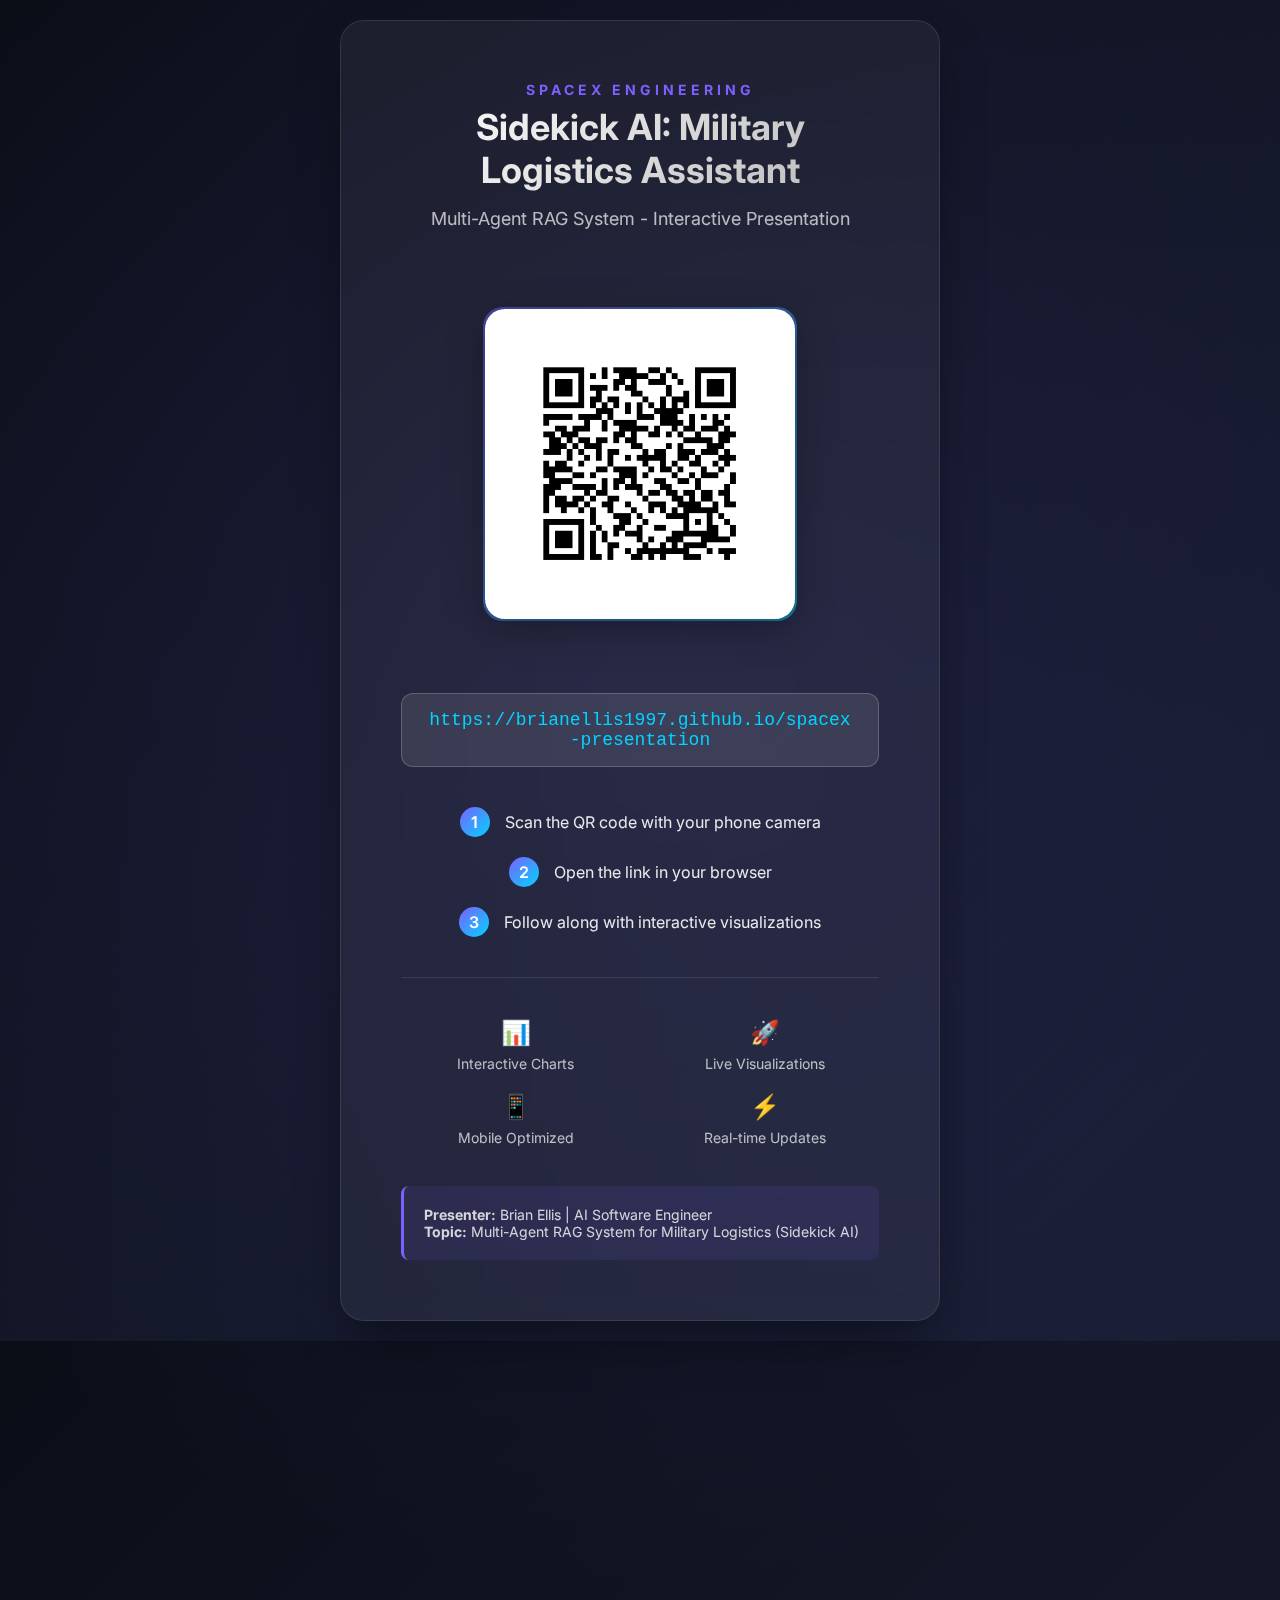
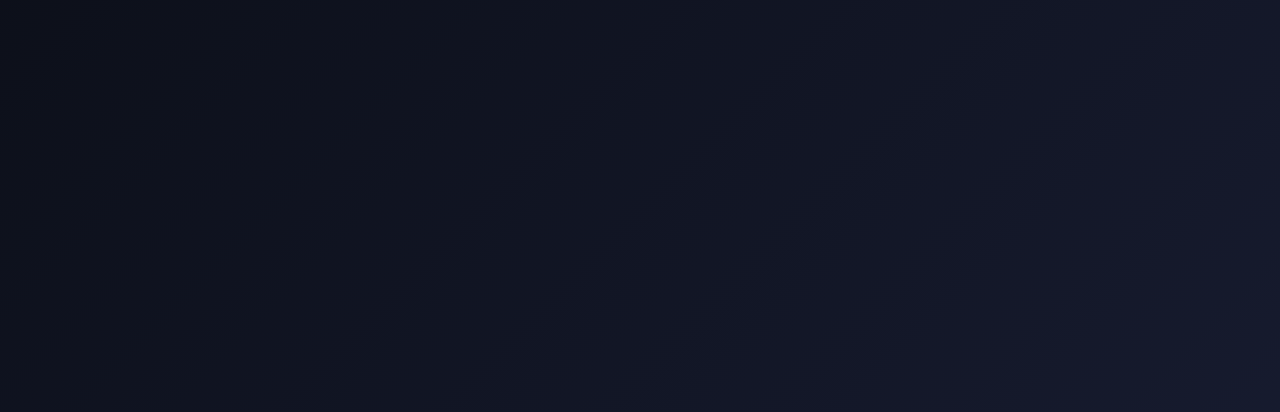
<file: qr_handout.html>
<!DOCTYPE html>
<html lang="en">
<head>
    <meta charset="UTF-8">
    <meta name="viewport" content="width=device-width, initial-scale=1.0">
    <title>SpaceX Presentation - Follow Along</title>
    <style>
        @import url('https://fonts.googleapis.com/css2?family=Inter:wght@300;400;600;700;900&display=swap');
        
        * {
            margin: 0;
            padding: 0;
            box-sizing: border-box;
        }
        
        body {
            font-family: 'Inter', -apple-system, BlinkMacSystemFont, 'Segoe UI', Roboto, sans-serif;
            background: linear-gradient(135deg, #0B0E17 0%, #1a1f36 100%);
            color: #ffffff;
            min-height: 100vh;
            display: flex;
            align-items: center;
            justify-content: center;
            padding: 20px;
            position: relative;
            overflow: hidden;
        }
        
        /* Background decoration */
        body::before {
            content: '';
            position: absolute;
            top: -50%;
            right: -50%;
            width: 200%;
            height: 200%;
            background: radial-gradient(circle, rgba(123, 97, 255, 0.1) 0%, transparent 50%);
            animation: rotate 30s linear infinite;
        }
        
        @keyframes rotate {
            0% { transform: rotate(0deg); }
            100% { transform: rotate(360deg); }
        }
        
        .container {
            background: rgba(255, 255, 255, 0.05);
            backdrop-filter: blur(10px);
            border: 1px solid rgba(255, 255, 255, 0.1);
            border-radius: 24px;
            padding: 60px;
            max-width: 600px;
            width: 100%;
            text-align: center;
            position: relative;
            box-shadow: 0 25px 50px -12px rgba(0, 0, 0, 0.5);
        }
        
        .spacex-logo {
            font-size: 14px;
            font-weight: 700;
            letter-spacing: 4px;
            color: #7B61FF;
            margin-bottom: 8px;
            text-transform: uppercase;
        }
        
        h1 {
            font-size: 36px;
            font-weight: 700;
            margin-bottom: 16px;
            background: linear-gradient(135deg, #ffffff 0%, #b8b8b8 100%);
            -webkit-background-clip: text;
            -webkit-text-fill-color: transparent;
            background-clip: text;
            line-height: 1.2;
        }
        
        .subtitle {
            font-size: 18px;
            color: rgba(255, 255, 255, 0.7);
            margin-bottom: 40px;
            font-weight: 400;
        }
        
        .qr-container {
            background: white;
            border-radius: 20px;
            padding: 30px;
            margin: 40px auto;
            display: inline-block;
            box-shadow: 0 10px 40px rgba(0, 0, 0, 0.3);
            position: relative;
        }
        
        .qr-container::before {
            content: '';
            position: absolute;
            inset: -2px;
            background: linear-gradient(135deg, #7B61FF, #00D4FF);
            border-radius: 20px;
            z-index: -1;
            opacity: 0.5;
            animation: glow 3s ease-in-out infinite alternate;
        }
        
        @keyframes glow {
            0% { opacity: 0.3; }
            100% { opacity: 0.7; }
        }
        
        .qr-image {
            width: 250px;
            height: 250px;
            display: block;
        }
        
        .instructions {
            margin-top: 40px;
        }
        
        .instruction-step {
            display: flex;
            align-items: center;
            justify-content: center;
            margin: 20px 0;
            font-size: 16px;
            color: rgba(255, 255, 255, 0.9);
        }
        
        .step-number {
            background: linear-gradient(135deg, #7B61FF, #00D4FF);
            color: white;
            width: 30px;
            height: 30px;
            border-radius: 50%;
            display: flex;
            align-items: center;
            justify-content: center;
            font-weight: 600;
            margin-right: 15px;
            flex-shrink: 0;
        }
        
        .url-display {
            background: rgba(255, 255, 255, 0.1);
            border: 1px solid rgba(255, 255, 255, 0.2);
            border-radius: 12px;
            padding: 16px 24px;
            margin: 30px 0;
            font-family: 'Courier New', monospace;
            font-size: 18px;
            color: #00D4FF;
            word-break: break-all;
        }
        
        .features {
            display: grid;
            grid-template-columns: repeat(2, 1fr);
            gap: 20px;
            margin-top: 40px;
            padding-top: 40px;
            border-top: 1px solid rgba(255, 255, 255, 0.1);
        }
        
        .feature {
            text-align: center;
        }
        
        .feature-icon {
            font-size: 24px;
            color: #7B61FF;
            margin-bottom: 8px;
        }
        
        .feature-text {
            font-size: 14px;
            color: rgba(255, 255, 255, 0.7);
        }
        
        .presenter-note {
            margin-top: 40px;
            padding: 20px;
            background: rgba(123, 97, 255, 0.1);
            border-left: 3px solid #7B61FF;
            border-radius: 8px;
            text-align: left;
            font-size: 14px;
            color: rgba(255, 255, 255, 0.8);
        }
        
        @media print {
            @page {
                margin: 0;
                size: auto;
            }
            
            body {
                background: white;
                color: black;
                margin: 1cm;
            }
            
            .container {
                box-shadow: none;
                background: white;
                border: 1px solid #ddd;
                max-width: 100%;
            }
            
            .spacex-logo {
                color: #005288;
            }
            
            h1 {
                background: none;
                -webkit-text-fill-color: #000;
                color: #000;
            }
            
            .subtitle {
                color: #666;
            }
            
            .url-display {
                background: #f0f0f0;
                border: 1px solid #ddd;
                color: #005288;
            }
            
            .instruction-step {
                color: #333;
            }
            
            .feature-text {
                color: #666;
            }
            
            .presenter-note {
                background: #f9f9f9;
                border-left-color: #005288;
                color: #333;
            }
            
            body::before,
            .qr-container::before {
                display: none;
            }
        }
    </style>
</head>
<body>
    <div class="container">
        <div class="spacex-logo">SpaceX Engineering</div>
        <h1>Sidekick AI: Military Logistics Assistant</h1>
        <p class="subtitle">Multi-Agent RAG System - Interactive Presentation</p>
        
        <div class="qr-container">
            <img src="Sidekick_QR.png" alt="QR Code for Presentation" class="qr-image">
        </div>
        
        <div class="url-display">
            https://brianellis1997.github.io/spacex-presentation
        </div>
        
        <div class="instructions">
            <div class="instruction-step">
                <span class="step-number">1</span>
                <span>Scan the QR code with your phone camera</span>
            </div>
            <div class="instruction-step">
                <span class="step-number">2</span>
                <span>Open the link in your browser</span>
            </div>
            <div class="instruction-step">
                <span class="step-number">3</span>
                <span>Follow along with interactive visualizations</span>
            </div>
        </div>
        
        <div class="features">
            <div class="feature">
                <div class="feature-icon">📊</div>
                <div class="feature-text">Interactive Charts</div>
            </div>
            <div class="feature">
                <div class="feature-icon">🚀</div>
                <div class="feature-text">Live Visualizations</div>
            </div>
            <div class="feature">
                <div class="feature-icon">📱</div>
                <div class="feature-text">Mobile Optimized</div>
            </div>
            <div class="feature">
                <div class="feature-icon">⚡</div>
                <div class="feature-text">Real-time Updates</div>
            </div>
        </div>
        
        <div class="presenter-note">
            <strong>Presenter:</strong> Brian Ellis | AI Software Engineer<br>
            <strong>Topic:</strong> Multi-Agent RAG System for Military Logistics (Sidekick AI)
        </div>
    </div>
</body>
</html>
</file>
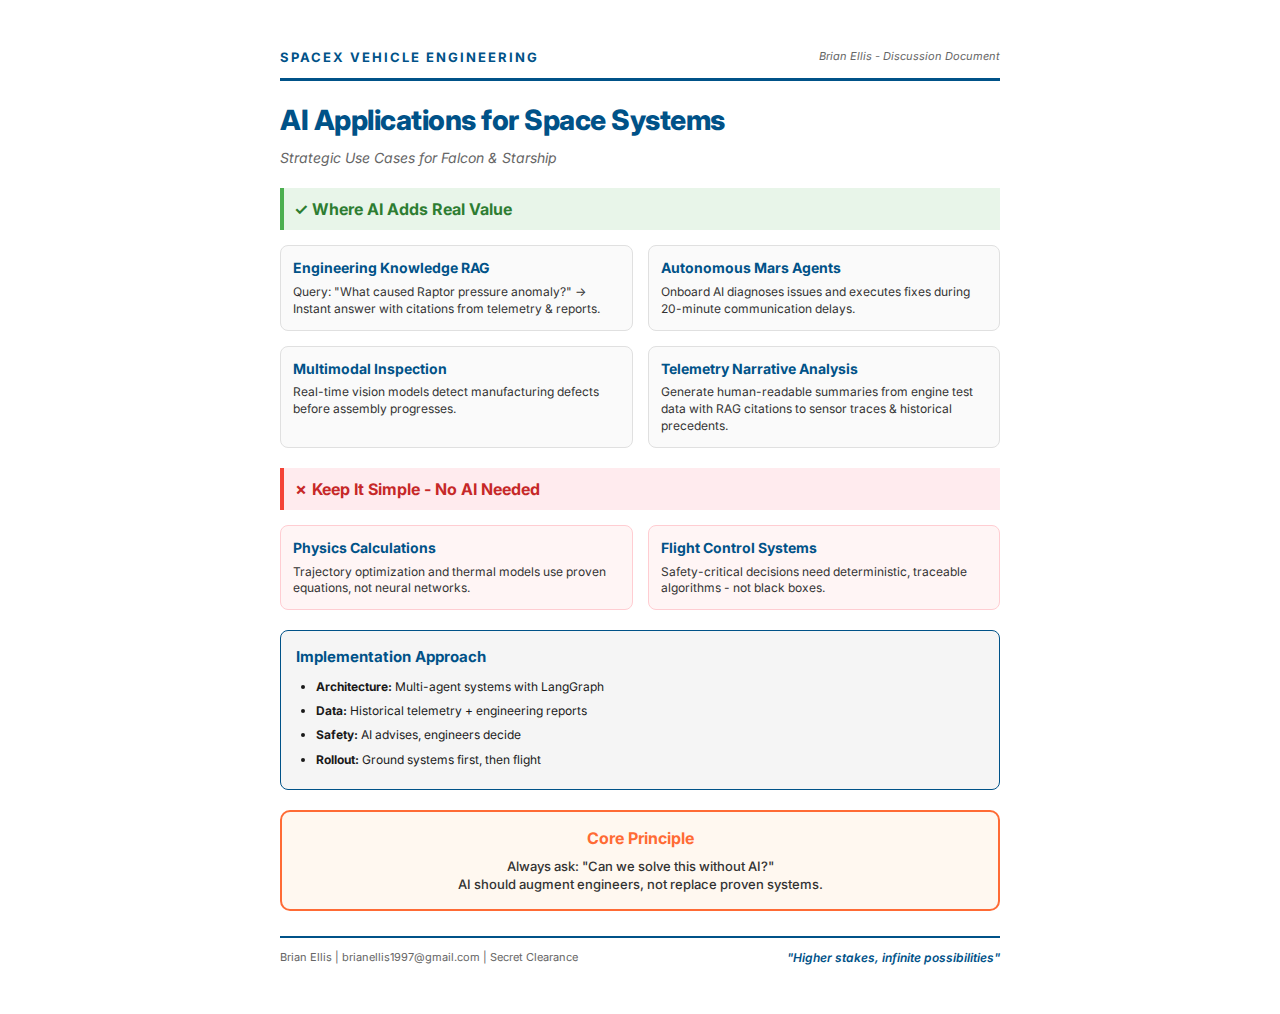
<file: spacex_ai_ideas.html>
<!DOCTYPE html>
<html lang="en">
<head>
    <meta charset="UTF-8">
    <meta name="viewport" content="width=device-width, initial-scale=1.0">
    <title>AI Applications for SpaceX Vehicle Engineering</title>
    <style>
        @import url('https://fonts.googleapis.com/css2?family=Inter:wght@300;400;500;600;700;800&display=swap');
        
        * {
            margin: 0;
            padding: 0;
            box-sizing: border-box;
        }
        
        @page {
            margin: 0;
            size: letter;
        }
        
        body {
            font-family: 'Inter', -apple-system, BlinkMacSystemFont, sans-serif;
            background: white;
            color: #1a1a1a;
            line-height: 1.4;
            padding: 0.5in;
            max-width: 8.5in;
            margin: 0 auto;
            position: relative;
        }
        
        .header {
            display: flex;
            justify-content: space-between;
            align-items: center;
            margin-bottom: 20px;
            padding-bottom: 12px;
            border-bottom: 3px solid #005288;
        }
        
        .spacex-badge {
            font-size: 13px;
            font-weight: 700;
            letter-spacing: 2px;
            color: #005288;
            text-transform: uppercase;
        }
        
        .confidential {
            font-size: 11px;
            color: #666;
            font-style: italic;
        }
        
        h1 {
            font-size: 28px;
            font-weight: 800;
            color: #005288;
            margin-bottom: 8px;
            letter-spacing: -0.5px;
        }
        
        .subtitle {
            font-size: 14px;
            color: #666;
            margin-bottom: 20px;
            font-style: italic;
        }
        
        .section-header {
            background: #e8f5e9;
            border-left: 4px solid #4caf50;
            padding: 10px;
            margin-bottom: 15px;
        }
        
        .section-header.warning {
            background: #ffebee;
            border-left-color: #f44336;
        }
        
        .section-header h2 {
            font-size: 16px;
            font-weight: 700;
            color: #2e7d32;
        }
        
        .section-header.warning h2 {
            color: #c62828;
        }
        
        .applications-grid {
            display: grid;
            grid-template-columns: repeat(2, 1fr);
            gap: 15px;
            margin-bottom: 20px;
        }
        
        .app-card {
            border: 1.5px solid #e0e0e0;
            border-radius: 8px;
            padding: 12px;
            background: #fafafa;
        }
        
        .app-card.warning {
            background: #fff5f5;
            border-color: #ffcdd2;
        }
        
        .app-card h3 {
            font-size: 14px;
            font-weight: 700;
            color: #005288;
            margin-bottom: 6px;
        }
        
        .app-card p {
            font-size: 12px;
            color: #333;
            line-height: 1.4;
        }
        
        .technical-box {
            background: #f5f5f5;
            border: 1.5px solid #005288;
            border-radius: 8px;
            padding: 15px;
            margin-bottom: 20px;
        }
        
        .technical-box h3 {
            font-size: 15px;
            font-weight: 700;
            color: #005288;
            margin-bottom: 10px;
        }
        
        .tech-points {
            font-size: 12px;
            line-height: 1.6;
        }
        
        .tech-points li {
            margin-bottom: 5px;
            margin-left: 20px;
        }
        
        .key-principle {
            background: #fff8f0;
            border: 2px solid #ff6b35;
            border-radius: 10px;
            padding: 15px;
            margin-bottom: 20px;
            text-align: center;
        }
        
        .key-principle h3 {
            font-size: 16px;
            font-weight: 700;
            color: #ff6b35;
            margin-bottom: 8px;
        }
        
        .principle-text {
            font-size: 13px;
            color: #333;
            font-weight: 500;
        }
        
        .footer {
            margin-top: 25px;
            padding-top: 12px;
            border-top: 2px solid #005288;
            display: flex;
            justify-content: space-between;
            align-items: center;
            font-size: 11px;
        }
        
        .contact {
            color: #666;
        }
        
        .tagline {
            font-style: italic;
            color: #005288;
            font-weight: 600;
            font-size: 12px;
        }
        
        @media print {
            body {
                padding: 0.4in;
            }
            
            .app-card {
                break-inside: avoid;
            }
        }
    </style>
</head>
<body>
    <div class="header">
        <div class="spacex-badge">SpaceX Vehicle Engineering</div>
        <div class="confidential">Brian Ellis - Discussion Document</div>
    </div>
    
    <h1>AI Applications for Space Systems</h1>
    <p class="subtitle">Strategic Use Cases for Falcon & Starship</p>
    
    <div class="section-header">
        <h2>✓ Where AI Adds Real Value</h2>
    </div>
    
    <div class="applications-grid">
        <div class="app-card">
            <h3>Engineering Knowledge RAG</h3>
            <p>Query: "What caused Raptor pressure anomaly?" → Instant answer with citations from telemetry & reports.</p>
        </div>
        
        <div class="app-card">
            <h3>Autonomous Mars Agents</h3>
            <p>Onboard AI diagnoses issues and executes fixes during 20-minute communication delays.</p>
        </div>
        
        <div class="app-card">
            <h3>Multimodal Inspection</h3>
            <p>Real-time vision models detect manufacturing defects before assembly progresses.</p>
        </div>
        
        <div class="app-card">
            <h3>Telemetry Narrative Analysis</h3>
            <p>Generate human-readable summaries from engine test data with RAG citations to sensor traces & historical precedents.</p>
        </div>
    </div>

    <div class="section-header warning">
        <h2>✗ Keep It Simple - No AI Needed</h2>
    </div>
    
    <div class="applications-grid">
        <div class="app-card warning">
            <h3>Physics Calculations</h3>
            <p>Trajectory optimization and thermal models use proven equations, not neural networks.</p>
        </div>
        
        <div class="app-card warning">
            <h3>Flight Control Systems</h3>
            <p>Safety-critical decisions need deterministic, traceable algorithms - not black boxes.</p>
        </div>
    </div>
    
    <div class="technical-box">
        <h3>Implementation Approach</h3>
        <ul class="tech-points">
            <li><strong>Architecture:</strong> Multi-agent systems with LangGraph</li>
            <li><strong>Data:</strong> Historical telemetry + engineering reports</li>
            <li><strong>Safety:</strong> AI advises, engineers decide</li>
            <li><strong>Rollout:</strong> Ground systems first, then flight</li>
        </ul>
    </div>
    
    <div class="key-principle">
        <h3>Core Principle</h3>
        <p class="principle-text">
            Always ask: "Can we solve this without AI?"<br>
            AI should augment engineers, not replace proven systems.
        </p>
    </div>
    
    <div class="footer">
        <div class="contact">Brian Ellis | brianellis1997@gmail.com | Secret Clearance</div>
        <div class="tagline">"Higher stakes, infinite possibilities"</div>
    </div>
</body>
</html>
</file>
